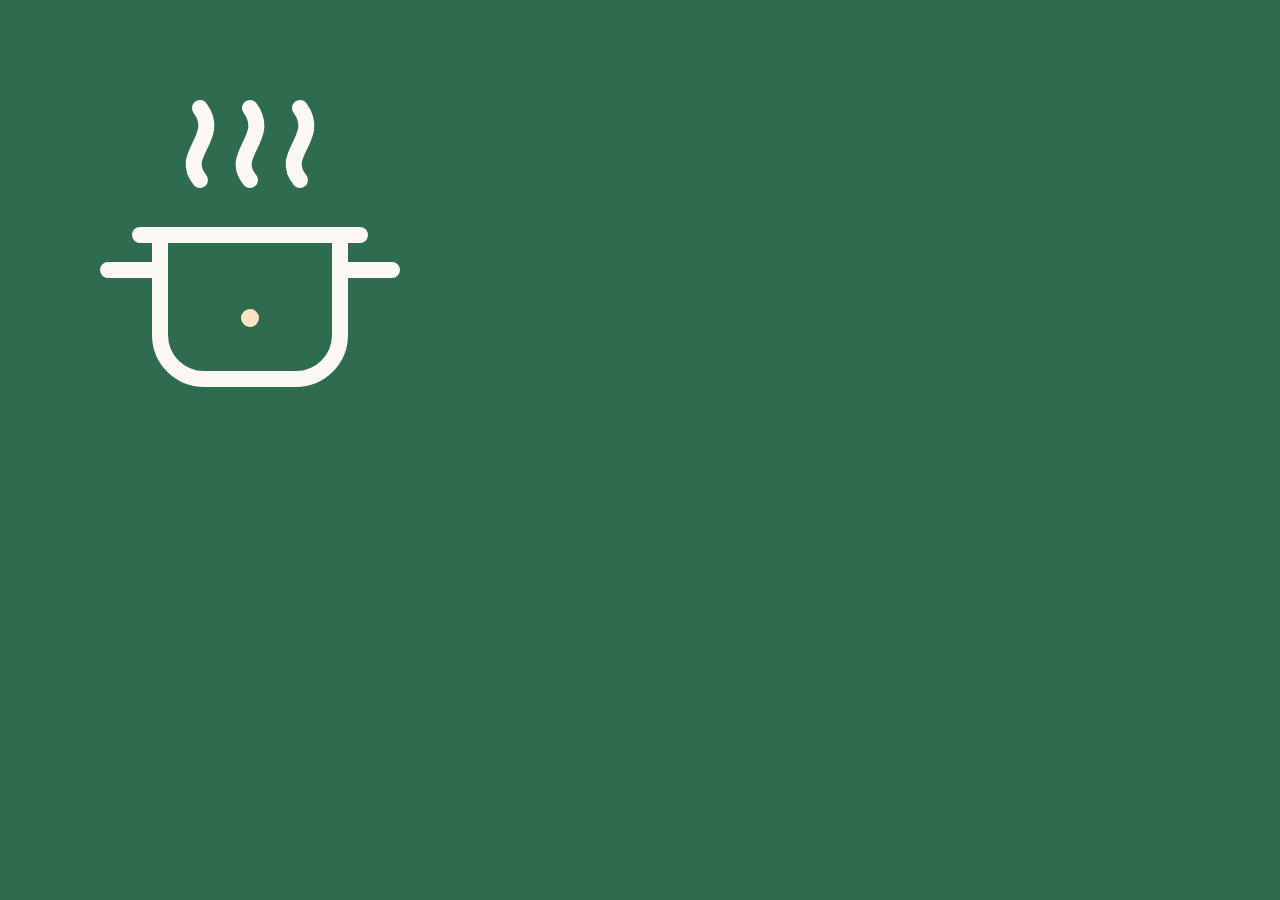
<file: design/vk/avatar.html>
<!doctype html>
<html lang="ru"><head><meta charset="utf-8"><title>Аватар сообщества</title>
<style>
html,body{margin:0;width:500px;height:500px;background:#2F6B4F}
svg{display:block;width:500px;height:500px}
</style></head><body>
<svg viewBox="0 0 500 500" xmlns="http://www.w3.org/2000/svg" aria-label="Кастрюля с паром">
  <rect width="500" height="500" fill="#2F6B4F"/>
  <g transform="translate(0 30)" fill="none" stroke="#FBF7F2" stroke-width="16" stroke-linecap="round" stroke-linejoin="round">
    <path d="M200 150c-22-26 22-42 0-72"/>
    <path d="M250 150c-22-26 22-42 0-72"/>
    <path d="M300 150c-22-26 22-42 0-72"/>
    <path d="M140 205h220"/>
    <path d="M160 205v100a44 44 0 0 0 44 44h92a44 44 0 0 0 44-44V205"/>
    <path d="M160 240h-52M340 240h52"/>
  </g>
  <circle cx="250" cy="318" r="9" fill="#FBE3C4"/>
</svg>
</body></html>
</file>
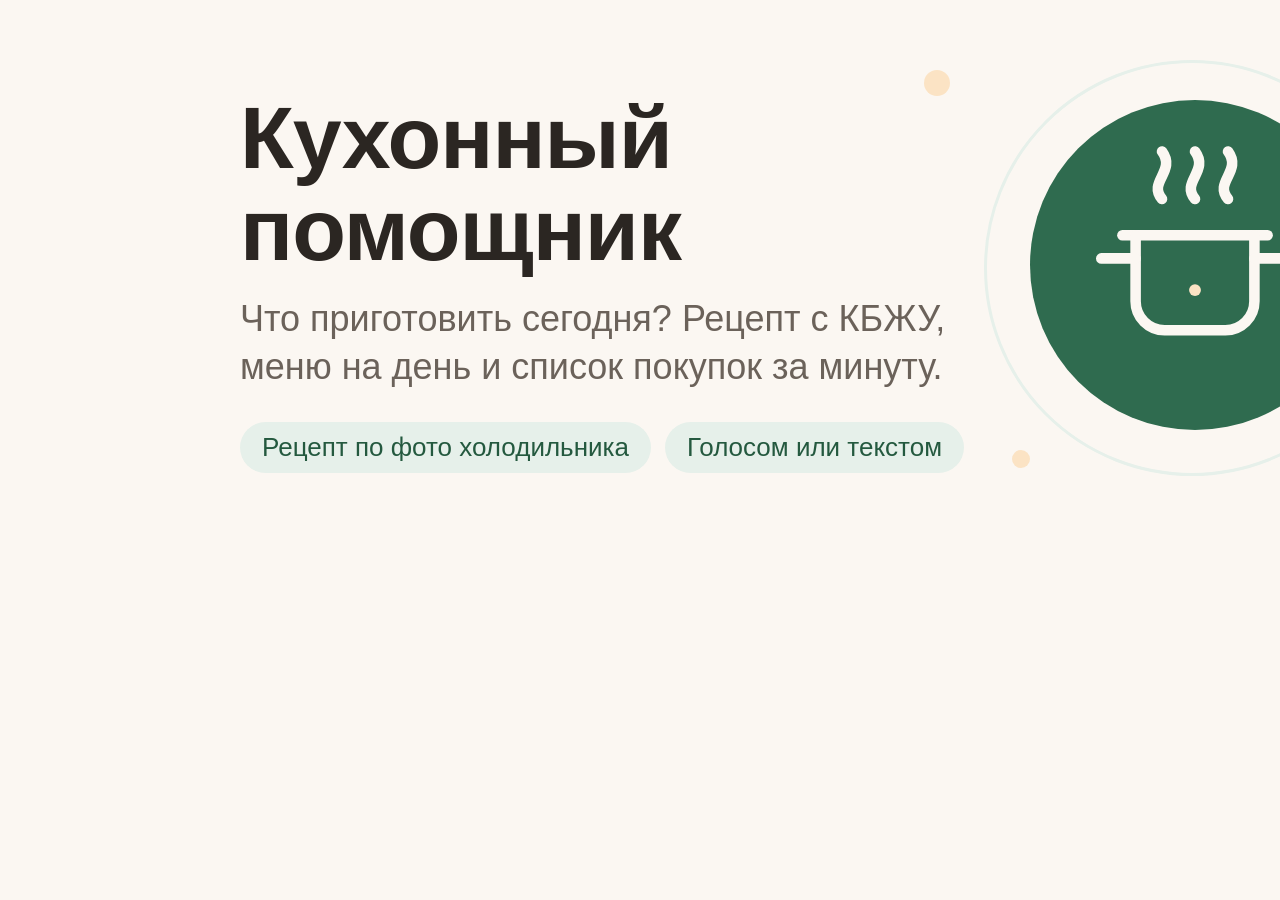
<file: design/vk/cover.html>
<!doctype html>
<html lang="ru"><head><meta charset="utf-8"><title>Обложка сообщества</title>
<style>
/* 1590×530. Всё важное внутри 1196 пикселей по центру: на телефоне края обрезаются. */
html,body{margin:0;width:1590px;height:530px;overflow:hidden;background:#FBF7F2;color:#2B2622;
  font-family:"Segoe UI","Helvetica Neue",Arial,sans-serif}
.wrap{position:relative;width:1590px;height:530px}
.circle{position:absolute;right:230px;top:100px;width:330px;height:330px;border-radius:50%;background:#2F6B4F}
.ring{position:absolute;right:190px;top:60px;width:410px;height:410px;border-radius:50%;border:3px solid #E6F0EA}
.dot{position:absolute;border-radius:50%;background:#FBE3C4}
.text{position:absolute;left:240px;top:92px;width:760px}
h1{margin:0 0 18px;font-size:88px;line-height:1.05;font-weight:600;letter-spacing:-1px}
p{margin:0 0 30px;font-size:36px;line-height:1.35;color:#6B625A}
.chips{display:flex;gap:14px;flex-wrap:wrap}
.chip{padding:10px 22px;border-radius:999px;background:#E6F0EA;color:#24593F;font-size:26px;font-weight:500}
svg{position:absolute;right:230px;top:100px;width:330px;height:330px}
</style></head><body>
<div class="wrap">
  <div class="ring"></div><div class="circle"></div>
  <div class="dot" style="right:150px;top:390px;width:44px;height:44px"></div>
  <div class="dot" style="right:640px;top:70px;width:26px;height:26px"></div>
  <div class="dot" style="right:560px;top:450px;width:18px;height:18px"></div>
  <svg viewBox="0 0 500 500" xmlns="http://www.w3.org/2000/svg" aria-hidden="true">
    <g fill="none" stroke="#FBF7F2" stroke-width="16" stroke-linecap="round" stroke-linejoin="round">
      <path d="M200 150c-22-26 22-42 0-72"/><path d="M250 150c-22-26 22-42 0-72"/><path d="M300 150c-22-26 22-42 0-72"/>
      <path d="M140 205h220"/><path d="M160 205v100a44 44 0 0 0 44 44h92a44 44 0 0 0 44-44V205"/><path d="M160 240h-52M340 240h52"/>
    </g>
    <circle cx="250" cy="288" r="9" fill="#FBE3C4"/>
  </svg>
  <div class="text">
    <h1>Кухонный помощник</h1>
    <p>Что приготовить сегодня? Рецепт с КБЖУ, меню на день и список покупок за минуту.</p>
    <div class="chips"><span class="chip">Рецепт по фото холодильника</span><span class="chip">Голосом или текстом</span></div>
  </div>
</div>
</body></html>
</file>
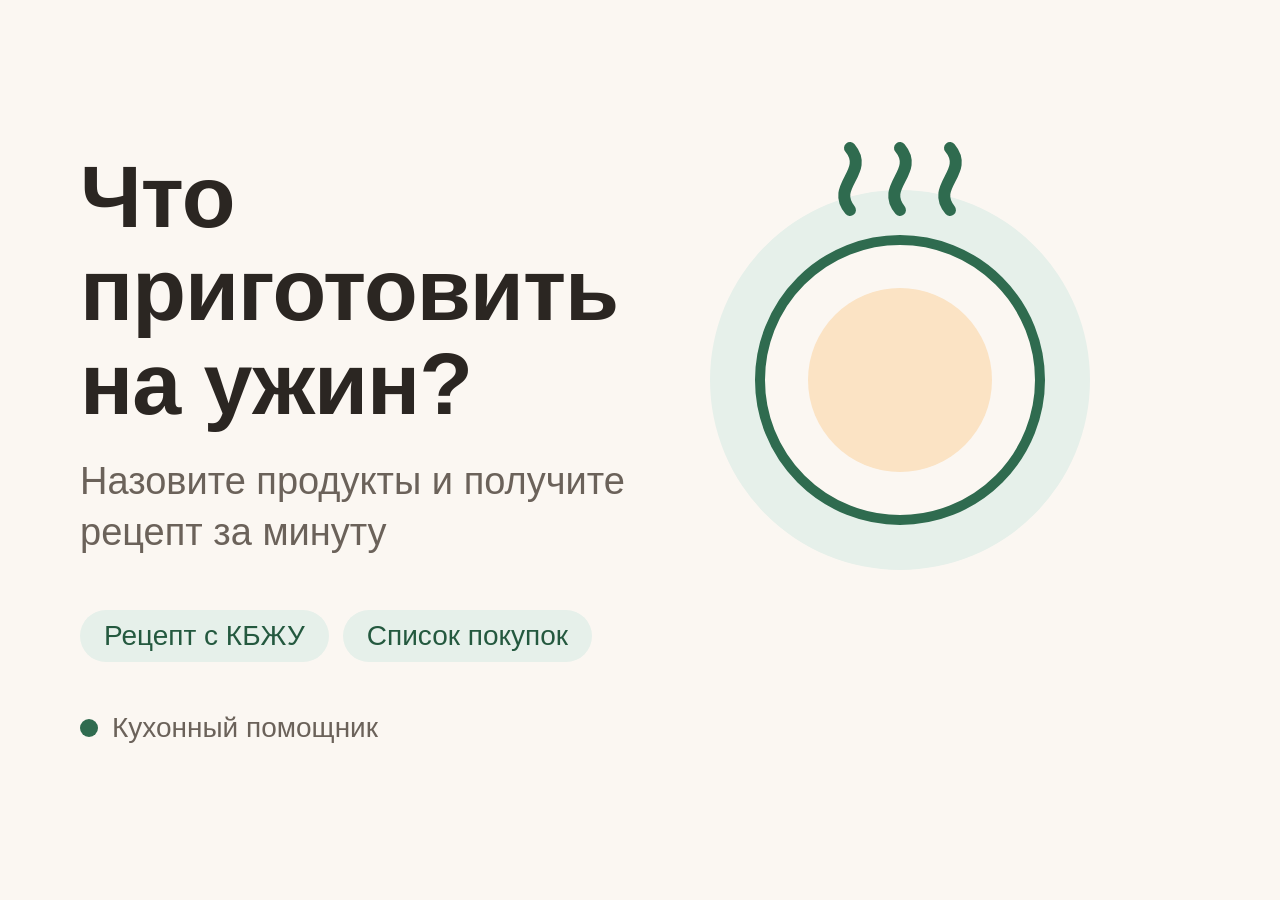
<file: design/vk/posts/dinner.html>
<!doctype html><html lang="ru"><head><meta charset="utf-8"><link rel="stylesheet" href="base.css"><style>
.t{position:absolute;left:80px;top:150px;width:640px}
.plate{position:absolute;right:90px;top:80px}
.chips{position:absolute;left:80px;top:610px}
</style></head><body><div class="wrap">
<div class="t"><h1>Что приготовить на ужин?</h1><p class="sub">Назовите продукты и получите рецепт за минуту</p></div>
<svg class="plate" width="420" height="490" viewBox="0 -70 420 490" aria-hidden="true">
<circle cx="210" cy="230" r="190" fill="#E6F0EA"/><circle cx="210" cy="230" r="140" fill="#FBF7F2" stroke="#2F6B4F" stroke-width="10"/>
<circle cx="210" cy="230" r="92" fill="#FBE3C4"/>
<g fill="none" stroke="#2F6B4F" stroke-width="12" stroke-linecap="round"><path d="M160 60c-20-24 20-38 0-62"/><path d="M210 60c-20-24 20-38 0-62"/><path d="M260 60c-20-24 20-38 0-62"/></g>
</svg>
<div class="chips"><span class="chip">Рецепт с КБЖУ</span><span class="chip">Список покупок</span></div>
<div class="brand"><i></i>Кухонный помощник</div></div></body></html>
</file>
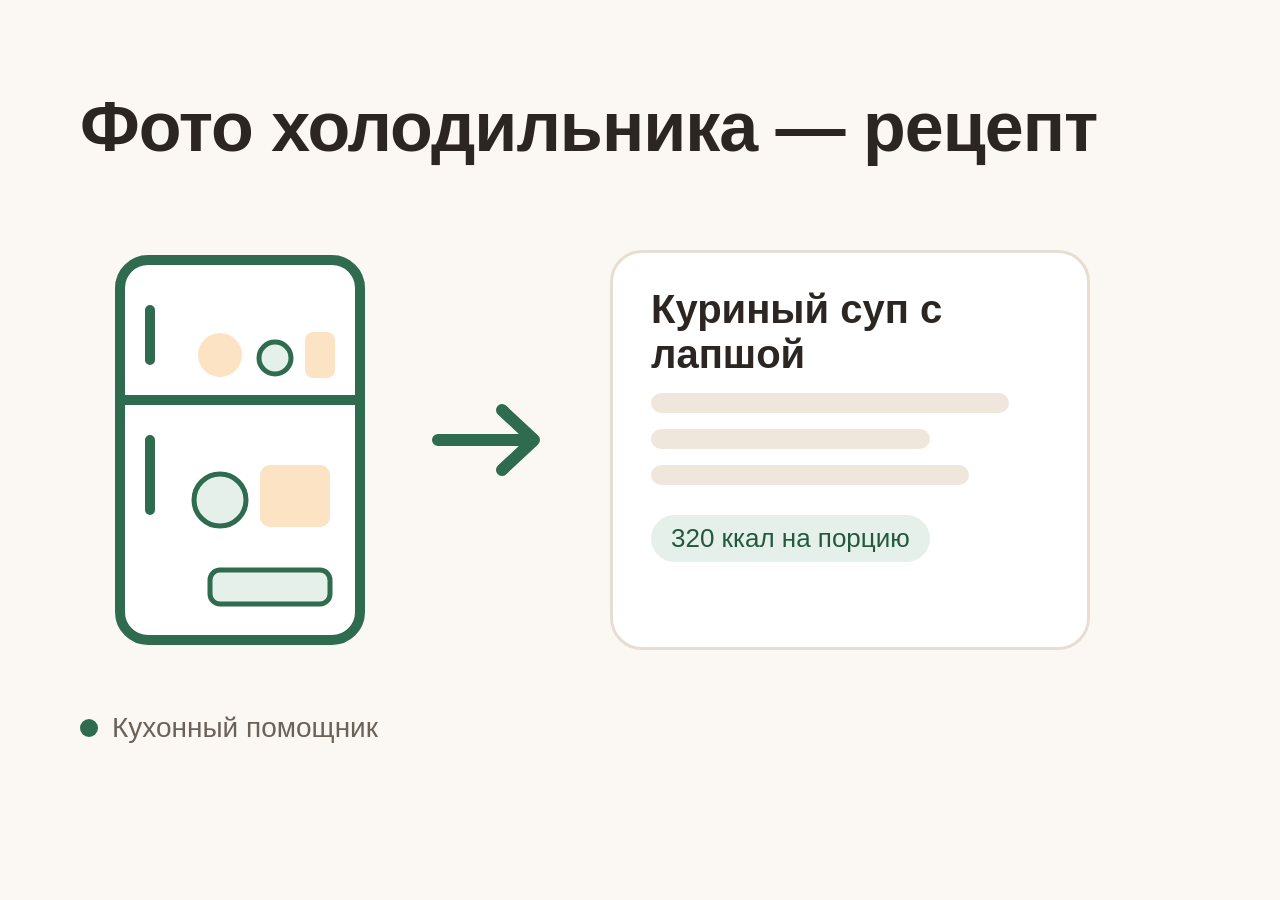
<file: design/vk/posts/fridge.html>
<!doctype html><html lang="ru"><head><meta charset="utf-8"><link rel="stylesheet" href="base.css"><style>
.t{position:absolute;left:80px;top:90px;width:1040px}
h1{font-size:70px}
.fr{position:absolute;left:110px;top:250px}
.ar{position:absolute;left:430px;top:400px}
.rc{position:absolute;right:110px;top:250px;width:480px;height:400px;border-radius:32px;background:#fff;border:3px solid #E7DED3;padding:34px 38px;box-sizing:border-box}
.rc b{display:block;font-size:40px;font-weight:600;margin-bottom:14px}
.ln{height:20px;border-radius:10px;background:#EFE7DC;margin:16px 0}
.kb{display:inline-block;margin-top:14px;padding:8px 20px;border-radius:999px;background:#E6F0EA;color:#24593F;font-size:26px;font-weight:500}
</style></head><body><div class="wrap">
<div class="t"><h1>Фото холодильника — рецепт</h1></div>
<svg class="fr" width="260" height="400" viewBox="0 0 260 400" aria-hidden="true">
<rect x="10" y="10" width="240" height="380" rx="28" fill="#fff" stroke="#2F6B4F" stroke-width="10"/>
<path d="M10 150h240" stroke="#2F6B4F" stroke-width="10"/><path d="M40 60v50M40 190v70" stroke="#2F6B4F" stroke-width="10" stroke-linecap="round"/>
<circle cx="110" cy="105" r="22" fill="#FBE3C4"/><circle cx="165" cy="108" r="16" fill="#E6F0EA" stroke="#2F6B4F" stroke-width="5"/><rect x="195" y="82" width="30" height="46" rx="8" fill="#FBE3C4"/>
<circle cx="110" cy="250" r="26" fill="#E6F0EA" stroke="#2F6B4F" stroke-width="5"/><rect x="150" y="215" width="70" height="62" rx="10" fill="#FBE3C4"/><rect x="100" y="320" width="120" height="34" rx="10" fill="#E6F0EA" stroke="#2F6B4F" stroke-width="5"/>
</svg>
<svg class="ar" width="120" height="80" viewBox="0 0 120 80" aria-hidden="true"><path d="M8 40h96M72 10l32 30-32 30" fill="none" stroke="#2F6B4F" stroke-width="12" stroke-linecap="round" stroke-linejoin="round"/></svg>
<div class="rc"><b>Куриный суп с лапшой</b><div class="ln" style="width:90%"></div><div class="ln" style="width:70%"></div><div class="ln" style="width:80%"></div><span class="kb">320 ккал на порцию</span></div>
<div class="brand"><i></i>Кухонный помощник</div></div></body></html>
</file>
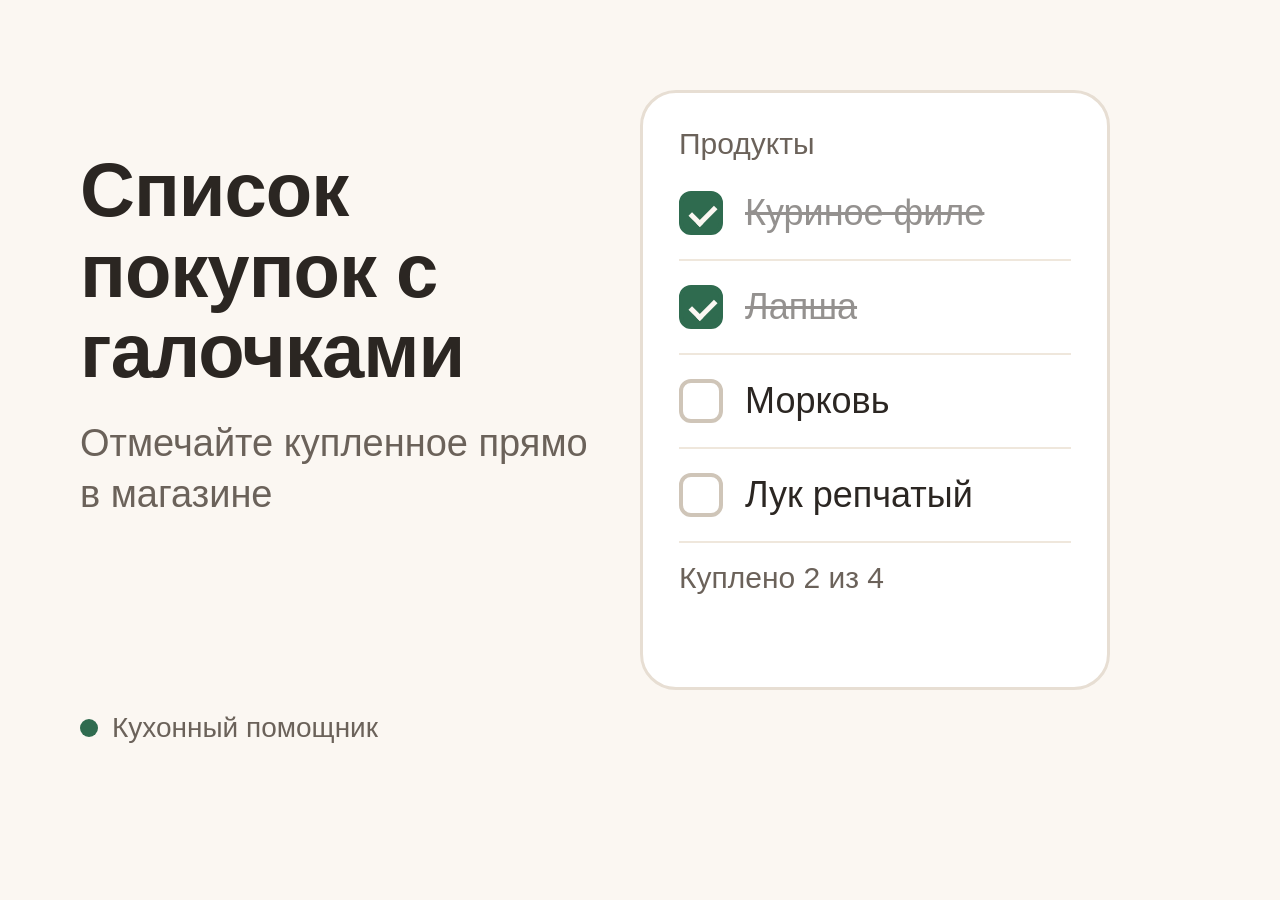
<file: design/vk/posts/list.html>
<!doctype html><html lang="ru"><head><meta charset="utf-8"><link rel="stylesheet" href="base.css"><style>
.t{position:absolute;left:80px;top:150px;width:520px}
h1{font-size:76px}
.card{position:absolute;right:90px;top:90px;width:470px;height:600px;border-radius:36px;background:#fff;border:3px solid #E7DED3;padding:34px 36px;box-sizing:border-box}
.row{display:flex;align-items:center;gap:22px;height:92px;border-bottom:2px solid #EFE7DC;font-size:36px}
.row:last-of-type{border-bottom:0}
.box{flex:none;width:44px;height:44px;border-radius:12px;border:4px solid #CFC5B8;box-sizing:border-box}
.done .box{background:#2F6B4F;border-color:#2F6B4F;position:relative}
.done .box:after{content:"";position:absolute;left:12px;top:5px;width:11px;height:20px;border:solid #FBF7F2;border-width:0 5px 5px 0;transform:rotate(45deg)}
.done span{opacity:.5;text-decoration:line-through}
.cnt{margin-top:18px;font-size:30px;color:#6B625A}
</style></head><body><div class="wrap">
<div class="t"><h1>Список покупок с галочками</h1><p class="sub">Отмечайте купленное прямо в магазине</p></div>
<div class="card"><div style="font-size:30px;color:#6B625A;margin-bottom:6px">Продукты</div>
<div class="row done"><i class="box"></i><span>Куриное филе</span></div>
<div class="row done"><i class="box"></i><span>Лапша</span></div>
<div class="row"><i class="box"></i><span>Морковь</span></div>
<div class="row"><i class="box"></i><span>Лук репчатый</span></div>
<div class="cnt">Куплено 2 из 4</div></div>
<div class="brand"><i></i>Кухонный помощник</div></div></body></html>
</file>
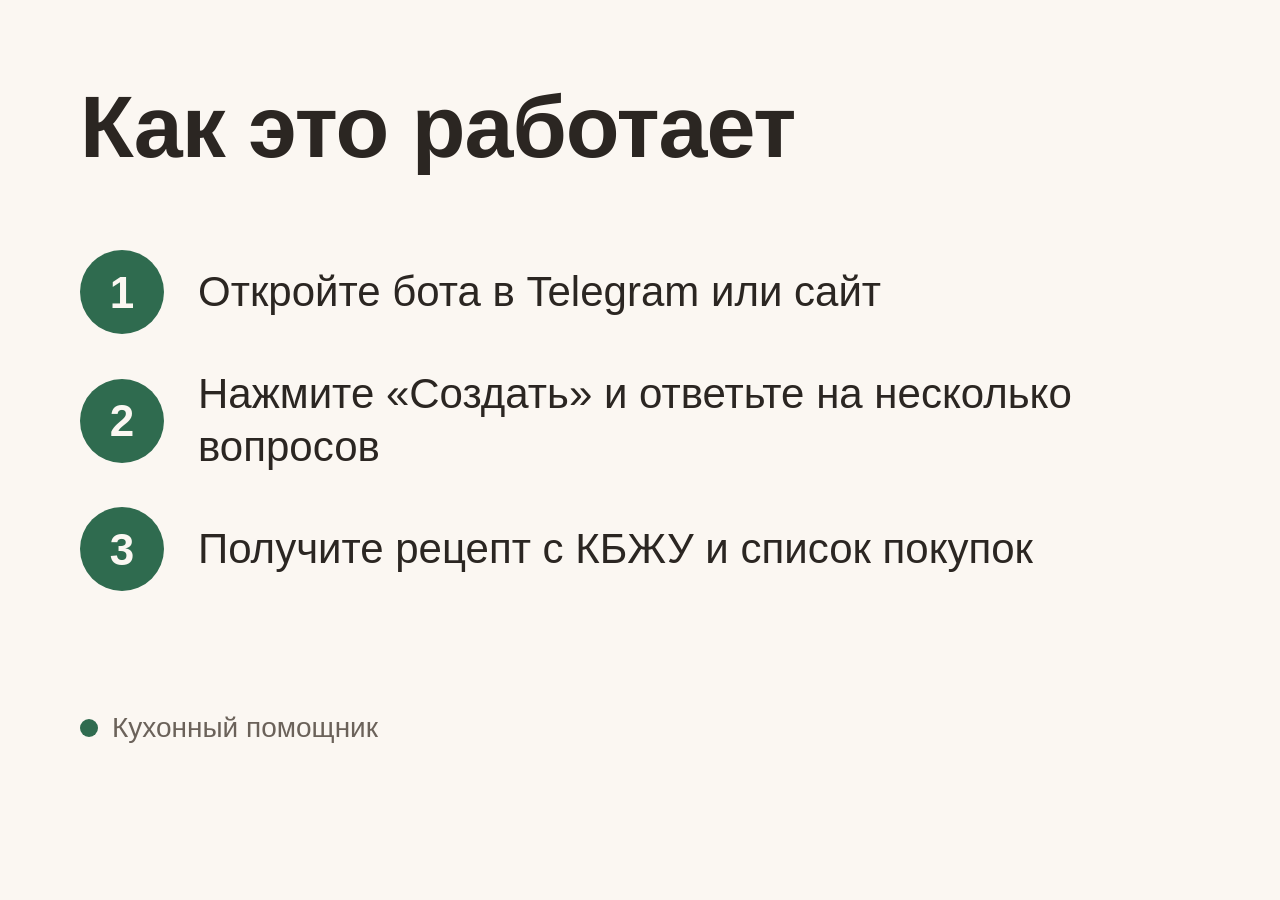
<file: design/vk/posts/welcome.html>
<!doctype html><html lang="ru"><head><meta charset="utf-8"><link rel="stylesheet" href="base.css"><style>
h1{position:absolute;left:80px;top:80px;width:1040px;font-size:88px}
.steps{position:absolute;left:80px;top:250px;width:1040px;display:grid;gap:34px}
.s{display:flex;align-items:center;gap:34px;font-size:42px;line-height:1.25}
.n{flex:none;width:84px;height:84px;border-radius:50%;background:#2F6B4F;color:#FBF7F2;display:flex;align-items:center;justify-content:center;font-size:44px;font-weight:600}
</style></head><body><div class="wrap">
<h1>Как это работает</h1>
<div class="steps">
<div class="s"><span class="n">1</span><span>Откройте бота в Telegram или сайт</span></div>
<div class="s"><span class="n">2</span><span>Нажмите «Создать» и ответьте на несколько вопросов</span></div>
<div class="s"><span class="n">3</span><span>Получите рецепт с КБЖУ и список покупок</span></div>
</div>
<div class="brand"><i></i>Кухонный помощник</div></div></body></html>
</file>
<file: design/vk/posts/base.css>
/* Общий стиль картинок к записям: 1200×800, палитра как на сайте */
html,body{margin:0;width:1200px;height:800px;overflow:hidden;background:#FBF7F2;color:#2B2622;font-family:"Segoe UI","Helvetica Neue",Arial,sans-serif}
.wrap{position:relative;width:1200px;height:800px}
.brand{position:absolute;left:80px;bottom:56px;font-size:28px;color:#6B625A;display:flex;align-items:center;gap:14px}
.brand i{display:inline-block;width:18px;height:18px;border-radius:50%;background:#2F6B4F}
h1{margin:0;font-size:88px;line-height:1.06;font-weight:600;letter-spacing:-1px}
p.sub{margin:26px 0 0;font-size:38px;line-height:1.35;color:#6B625A}
.chip{display:inline-block;padding:10px 24px;border-radius:999px;background:#E6F0EA;color:#24593F;font-size:28px;font-weight:500;margin-right:14px}
svg{display:block}
</file>
